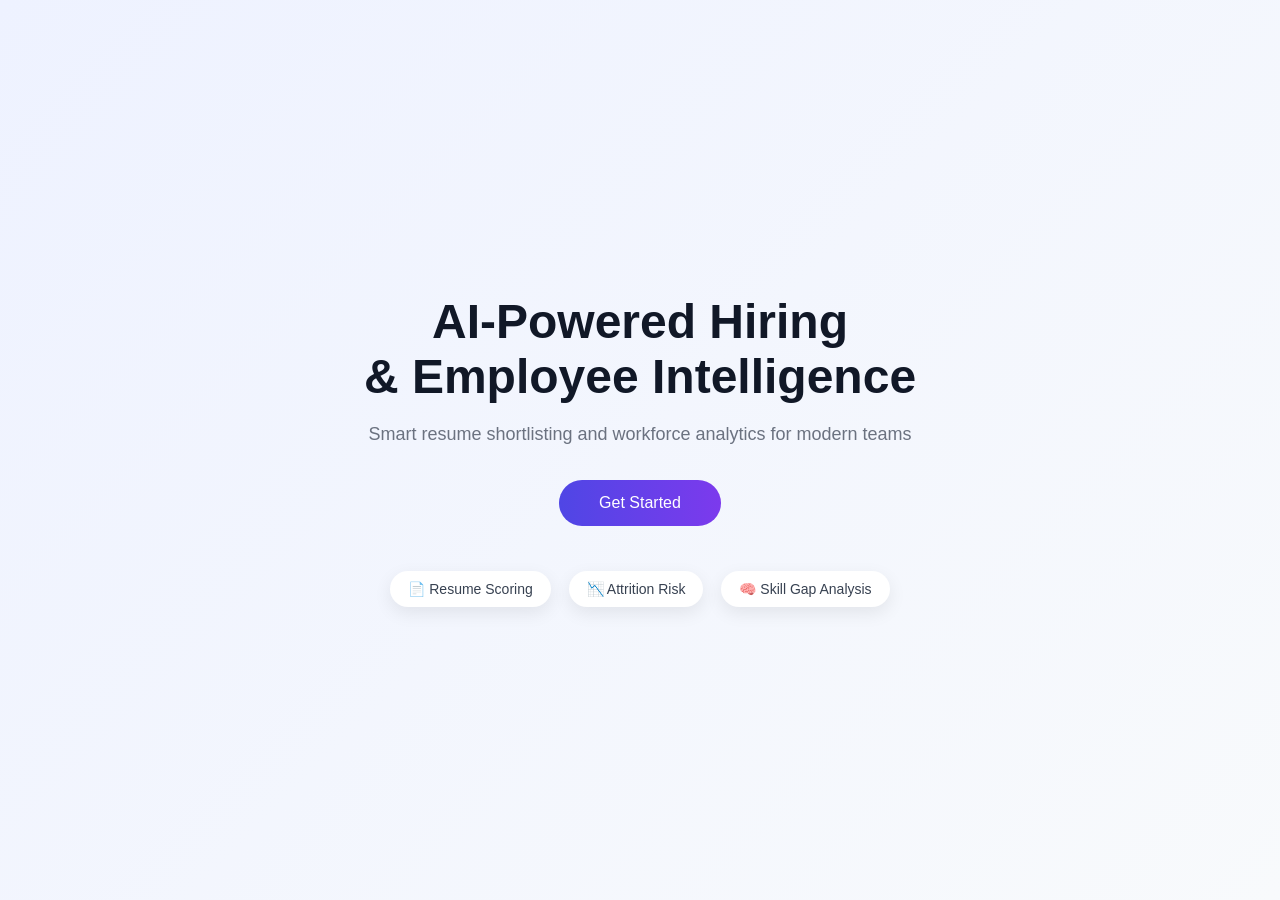
<file: index.html>
<!DOCTYPE html>
<html lang="en">
<head>
    <meta charset="UTF-8">
    <title>HireSight AI</title>
    <link rel="stylesheet" href="style.css">
</head>
<body>

    <main class="hero">
        <h1>
            AI-Powered Hiring <br>
            & Employee Intelligence
        </h1>

        <p class="tagline">
            Smart resume shortlisting and workforce analytics for modern teams
        </p>

        <button class="cta-btn" onclick="location.href='login.html'">
            Get Started
        </button>

        <div class="badges">
            <span>📄 Resume Scoring</span>
            <span>📉 Attrition Risk</span>
            <span>🧠 Skill Gap Analysis</span>
        </div>
    </main>

</body>
</html>
</file>
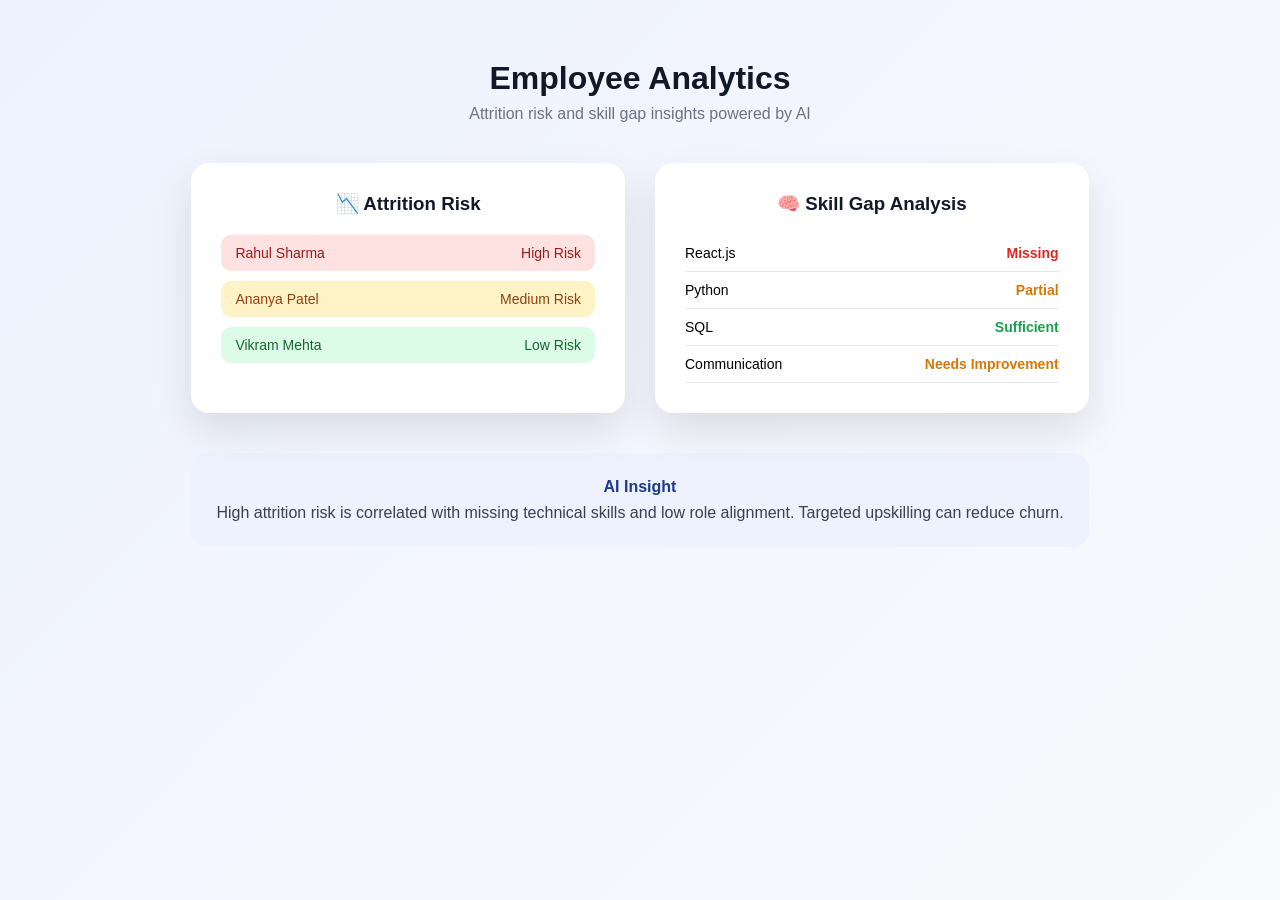
<file: analytics.html>
<!DOCTYPE html>
<html lang="en">
<head>
    <meta charset="UTF-8">
    <title>Employee Analytics | HireSight AI</title>
    <link rel="stylesheet" href="style.css">
</head>
<body>

    <div class="page-wrapper">
        <h2>Employee Analytics</h2>
        <p class="page-subtitle">
            Attrition risk and skill gap insights powered by AI
        </p>

        <div class="analytics-grid">

            <div class="analytics-card">
                <h3>📉 Attrition Risk</h3>

                <div class="risk-row high">
                    <span>Rahul Sharma</span>
                    <span>High Risk</span>
                </div>

                <div class="risk-row medium">
                    <span>Ananya Patel</span>
                    <span>Medium Risk</span>
                </div>

                <div class="risk-row low">
                    <span>Vikram Mehta</span>
                    <span>Low Risk</span>
                </div>
            </div>

            <div class="analytics-card">
                <h3>🧠 Skill Gap Analysis</h3>

                <ul class="skill-list">
                    <li>
                        <span>React.js</span>
                        <span class="gap high-gap">Missing</span>
                    </li>
                    <li>
                        <span>Python</span>
                        <span class="gap medium-gap">Partial</span>
                    </li>
                    <li>
                        <span>SQL</span>
                        <span class="gap ok-gap">Sufficient</span>
                    </li>
                    <li>
                        <span>Communication</span>
                        <span class="gap medium-gap">Needs Improvement</span>
                    </li>
                </ul>
            </div>

        </div>

        <div class="final-insight">
            <h4>AI Insight</h4>
            <p>
                High attrition risk is correlated with missing technical skills
                and low role alignment. Targeted upskilling can reduce churn.
            </p>
        </div>
    </div>

</body>
</html>
</file>
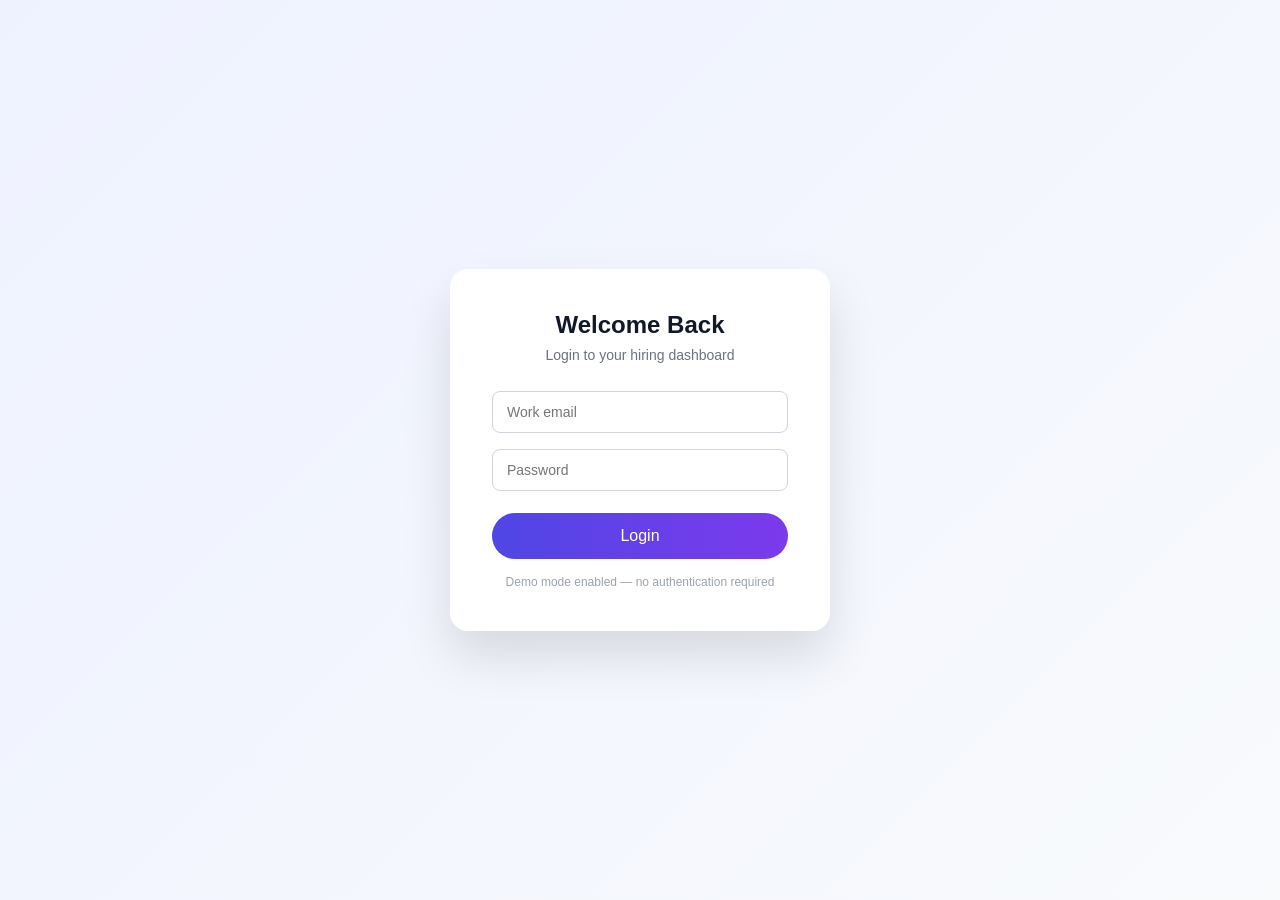
<file: login.html>
<!DOCTYPE html>
<html lang="en">
<head>
    <meta charset="UTF-8">
    <title>Login | HireSight AI</title>
    <link rel="stylesheet" href="style.css">
</head>
<body>

    <div class="auth-wrapper">
        <div class="auth-card">
            <h2>Welcome Back</h2>
            <p class="auth-subtitle">
                Login to your hiring dashboard
            </p>

            <input type="email" placeholder="Work email">
            <input type="password" placeholder="Password">

            <button class="cta-btn auth-btn" onclick="location.href='resume.html'">
                Login
            </button>

            <p class="auth-note">
                Demo mode enabled — no authentication required
            </p>
        </div>
    </div>

</body>
</html>
</file>
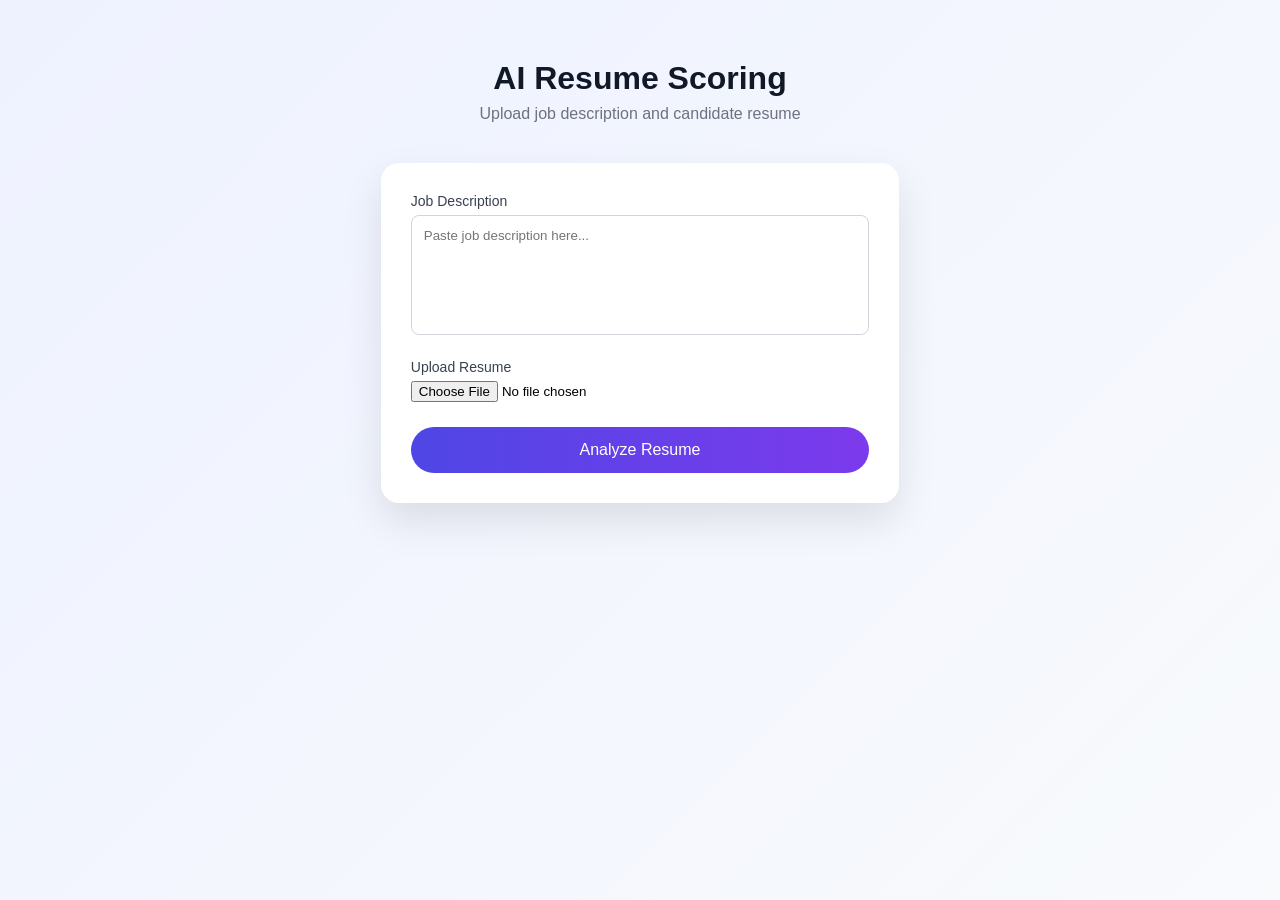
<file: resume.html>
<!DOCTYPE html>
<html lang="en">
<head>
    <meta charset="UTF-8">
    <title>Resume Scoring | HireSight AI</title>
    <link rel="stylesheet" href="style.css">
</head>
<body>

    <div class="page-wrapper">
        <h2>AI Resume Scoring</h2>
        <p class="page-subtitle">
            Upload job description and candidate resume
        </p>

        <div class="form-card">
            <label>Job Description</label>
            <textarea placeholder="Paste job description here..."></textarea>

            <label>Upload Resume</label>
            <input type="file">

            <button class="cta-btn analyze-btn" onclick="analyzeResume()">
                Analyze Resume
            </button>
        </div>

        <div class="result-card" id="resultCard">
            <h3>Candidate Evaluation</h3>

            <div class="score-grid">
                <div class="score-box">
                    <span class="score">82</span>
                    <p>Overall Score</p>
                </div>
                <div class="score-box">
                    <span class="score">78%</span>
                    <p>Skill Match</p>
                </div>
                <div class="score-box">
                    <span class="score">4.2 yrs</span>
                    <p>Experience</p>
                </div>
            </div>

            <p class="ai-text">
                Strong skill alignment with required technologies. 
                Experience slightly below ideal but acceptable for role.
            </p>

            <button class="secondary-btn" onclick="location.href='analytics.html'">
                View Employee Analytics →
            </button>
        </div>
    </div>

<script src="script.js"></script>
</body>
</html>
</file>
<file: style.css>
* {
    margin: 0;
    padding: 0;
    box-sizing: border-box;
    font-family: "Segoe UI", sans-serif;
}

body {
    height: 100vh;
    background: linear-gradient(135deg, #eef2ff, #f8fafc);
    display: flex;
    justify-content: center;
    align-items: center;
}

.hero {
    text-align: center;
    max-width: 760px;
    padding: 20px;
}

.hero h1 {
    font-size: 48px;
    font-weight: 700;
    color: #111827;
    margin-bottom: 20px;
}

.tagline {
    font-size: 18px;
    color: #6b7280;
    margin-bottom: 35px;
}

.cta-btn {
    background: linear-gradient(90deg, #4f46e5, #7c3aed);
    color: white;
    border: none;
    padding: 14px 40px;
    font-size: 16px;
    border-radius: 30px;
    cursor: pointer;
    transition: all 0.2s ease;
}

.cta-btn:hover {
    transform: translateY(-2px);
    box-shadow: 0 12px 30px rgba(79,70,229,0.4);
}

.badges {
    margin-top: 45px;
    display: flex;
    justify-content: center;
    gap: 18px;
    flex-wrap: wrap;
}

.badges span {
    background: white;
    padding: 10px 18px;
    border-radius: 20px;
    font-size: 14px;
    color: #374151;
    box-shadow: 0 6px 18px rgba(0,0,0,0.08);
}
.auth-wrapper {
    height: 100vh;
    display: flex;
    justify-content: center;
    align-items: center;
}

.auth-card {
    background: #ffffff;
    width: 380px;
    padding: 42px;
    border-radius: 18px;
    text-align: center;
    box-shadow: 0 25px 50px rgba(0,0,0,0.12);
}

.auth-card h2 {
    font-size: 24px;
    color: #111827;
    margin-bottom: 8px;
}

.auth-subtitle {
    font-size: 14px;
    color: #6b7280;
    margin-bottom: 28px;
}

.auth-card input {
    width: 100%;
    padding: 12px 14px;
    margin-bottom: 16px;
    border-radius: 8px;
    border: 1px solid #d1d5db;
    font-size: 14px;
}

.auth-btn {
    width: 100%;
    margin-top: 6px;
}

.auth-note {
    margin-top: 16px;
    font-size: 12px;
    color: #9ca3af;
}
.page-wrapper {
    min-height: 100vh;
    padding: 60px 20px;
    text-align: center;
}

.page-wrapper h2 {
    font-size: 32px;
    color: #111827;
    margin-bottom: 8px;
}

.page-subtitle {
    color: #6b7280;
    margin-bottom: 40px;
}

.form-card {
    max-width: 600px;
    margin: auto;
    background: white;
    padding: 30px;
    border-radius: 18px;
    box-shadow: 0 18px 40px rgba(0,0,0,0.1);
    text-align: left;
}

.form-card label {
    font-size: 14px;
    color: #374151;
    display: block;
    margin-bottom: 6px;
}

.form-card textarea {
    width: 100%;
    height: 120px;
    padding: 12px;
    margin-bottom: 20px;
    border-radius: 8px;
    border: 1px solid #d1d5db;
    resize: none;
}

.form-card input[type="file"] {
    margin-bottom: 25px;
}

.analyze-btn {
    width: 100%;
}

.result-card {
    max-width: 700px;
    margin: 50px auto 0;
    background: white;
    padding: 35px;
    border-radius: 18px;
    box-shadow: 0 18px 40px rgba(0,0,0,0.12);
    display: none;
}

.result-card h3 {
    margin-bottom: 25px;
}

.score-grid {
    display: grid;
    grid-template-columns: repeat(auto-fit, minmax(160px, 1fr));
    gap: 20px;
    margin-bottom: 25px;
}

.score-box {
    background: #f9fafb;
    padding: 20px;
    border-radius: 14px;
}

.score {
    font-size: 32px;
    font-weight: 700;
    color: #4f46e5;
}

.ai-text {
    color: #374151;
    margin-bottom: 25px;
}

.secondary-btn {
    background: transparent;
    border: none;
    color: #4f46e5;
    font-weight: 600;
    cursor: pointer;
}
.analytics-grid {
    display: grid;
    grid-template-columns: repeat(auto-fit, minmax(300px, 1fr));
    gap: 30px;
    max-width: 900px;
    margin: auto;
}

.analytics-card {
    background: white;
    padding: 30px;
    border-radius: 18px;
    box-shadow: 0 18px 40px rgba(0,0,0,0.1);
}

.analytics-card h3 {
    margin-bottom: 20px;
    color: #111827;
}

.risk-row {
    display: flex;
    justify-content: space-between;
    padding: 10px 14px;
    border-radius: 10px;
    margin-bottom: 10px;
    font-size: 14px;
}

.risk-row.high {
    background: #fee2e2;
    color: #991b1b;
}

.risk-row.medium {
    background: #fef3c7;
    color: #92400e;
}

.risk-row.low {
    background: #dcfce7;
    color: #166534;
}

.skill-list {
    list-style: none;
}

.skill-list li {
    display: flex;
    justify-content: space-between;
    padding: 10px 0;
    border-bottom: 1px solid #e5e7eb;
    font-size: 14px;
}

.gap {
    font-weight: 600;
}

.high-gap {
    color: #dc2626;
}

.medium-gap {
    color: #d97706;
}

.ok-gap {
    color: #16a34a;
}

.final-insight {
    max-width: 900px;
    margin: 40px auto 0;
    background: #eef2ff;
    padding: 25px;
    border-radius: 16px;
}

.final-insight h4 {
    margin-bottom: 8px;
    color: #1e3a8a;
}

.final-insight p {
    color: #374151;
}
</file>
